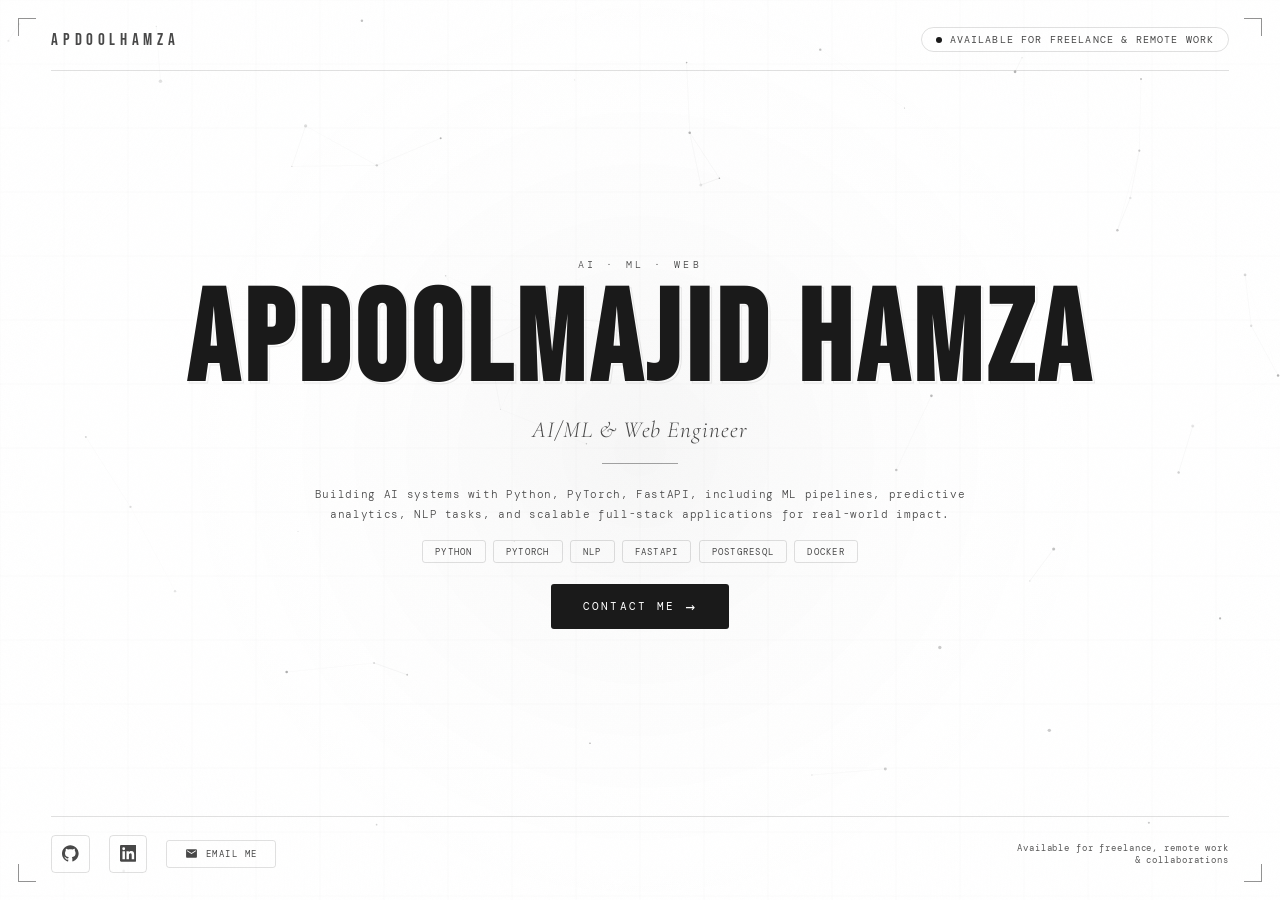
<file: index.html>
<!DOCTYPE html>
<html lang="en">
<head>
  <meta charset="UTF-8" />
  <meta name="viewport" content="width=device-width, initial-scale=1.0" />
  <meta name="description" content="AI/ML & Web Engineer — building AI systems, ML pipelines, and scalable intelligent applications." />
  <meta name="keywords" content="AI Engineer, ML Engineer, Web Engineer, NLP, FastAPI, Docker, Machine Learning" />
  <title>Apdoolhamza - AI/ML & Web Engineer</title>

  <link rel="preconnect" href="https://fonts.googleapis.com" />
  <link rel="preconnect" href="https://fonts.gstatic.com" crossorigin />
  <link href="https://fonts.googleapis.com/css2?family=Bebas+Neue&family=DM+Mono:ital,wght@0,300;0,400;0,500;1,300&family=Cormorant+Garamond:ital,wght@0,300;0,600;1,300&display=swap" rel="stylesheet" />

  <style>
    *, *::before, *::after {
      margin: 0;
      padding: 0;
      box-sizing: border-box;
    }

    :root {
      --bg: #ffffff;
      --text: #111111;
      --dim-text: #484848;
      --faint-text: #636161;
      --border: rgba(0,0,0,0.12);
      --border-hover: rgba(0,0,0,0.35);
      --accent: #1a1a1a;
    }

    html, body {
      width: 100%;
      height: 100%;
      background: var(--bg);
      color: var(--text);
      font-family: 'DM Mono', monospace;
      -webkit-font-smoothing: antialiased;
    }

    /* ── CANVAS BACKGROUND ── */
    #bg-canvas {
      position: fixed;
      inset: 0;
      z-index: 0;
      pointer-events: none;
    }

    /* ── NOISE OVERLAY ── */
    .noise {
      position: fixed;
      inset: 0;
      z-index: 1;
      pointer-events: none;
      opacity: 0.018;
      background-image: url("data:image/svg+xml,%3Csvg viewBox='0 0 256 256' xmlns='http://www.w3.org/2000/svg'%3E%3Cfilter id='n'%3E%3CfeTurbulence type='fractalNoise' baseFrequency='0.9' numOctaves='4' stitchTiles='stitch'/%3E%3C/filter%3E%3Crect width='100%25' height='100%25' filter='url(%23n)'/%3E%3C/svg%3E");
      background-repeat: repeat;
      background-size: 180px 180px;
    }

    /* ── VIGNETTE ── */
    .vignette {
      position: fixed;
      inset: 0;
      z-index: 2;
      pointer-events: none;
      background: radial-gradient(ellipse 80% 80% at 50% 50%, transparent 60%, rgba(255,255,255,0.65) 100%);
    }

    /* ── MAIN LAYOUT ── */
    .stage {
      position: relative;
      z-index: 10;
      width: 100%;
      height: 100%;
      display: grid;
      grid-template-rows: auto 1fr auto;
      grid-template-columns: 1fr;
      padding: clamp(1.2rem, 3vh, 2.2rem) clamp(1.5rem, 4vw, 3.5rem);
    }

    /* ── HEADER BAR ── */
    header {
      display: flex;
      justify-content: space-between;
      align-items: center;
      padding-bottom: clamp(0.8rem, 2vh, 1.4rem);
      border-bottom: 1px solid var(--border);
      animation: fadeDown 1s ease both;
    }

    .logo-mark {
      font-family: 'Bebas Neue', sans-serif;
      font-size: clamp(0.9rem, 1.3vw, 1.15rem);
      letter-spacing: 0.28em;
      color: var(--dim-text);
      text-transform: uppercase;
    }

    .status-pill {
      display: flex;
      align-items: center;
      gap: 0.5rem;
      font-size: clamp(0.58rem, 0.75vw, 0.72rem);
      letter-spacing: 0.12em;
      color: var(--dim-text);
      border: 1px solid var(--border);
      padding: 0.32rem 0.85rem;
      border-radius: 999px;
      text-transform: uppercase;
    }

    .pulse-dot {
      width: 6px;
      height: 6px;
      border-radius: 50%;
      background: var(--accent);
      animation: pulse 2.2s ease-in-out infinite;
    }

    /* ── HERO CENTER ── */
    .hero {
      display: flex;
      flex-direction: column;
      justify-content: center;
      align-items: center;
      text-align: center;
      gap: clamp(0.6rem, 1.8vh, 1.2rem);
      padding: clamp(0.5rem, 2vh, 1.5rem) 0;
      animation: fadeUp 1.1s ease 0.15s both;
    }

    .eyebrow {
      font-size: clamp(0.6rem, 0.8vw, 0.78rem);
      letter-spacing: 0.35em;
      color: var(--dim-text);
      text-transform: uppercase;
      font-weight: 300;
    }

    .hero-name {
      font-family: 'Bebas Neue', sans-serif;
      font-size: clamp(3.8rem, 10vw, 10rem);
      line-height: 0.88;
      letter-spacing: 0.04em;
      color: var(--accent);
      position: relative;
      text-transform: uppercase;
    }

    .hero-name::after {
      content: attr(data-text);
      position: absolute;
      inset: 0;
      color: transparent;
      -webkit-text-stroke: 1px rgba(0,0,0,0.08);
      pointer-events: none;
      transform: translate(2px, 2px);
      z-index: -1;
    }

    .hero-title {
      font-family: 'Cormorant Garamond', serif;
      font-size: clamp(0.95rem, 1.8vw, 1.7rem);
      font-weight: 300;
      font-style: italic;
      letter-spacing: 0.04em;
      color: var(--dim-text);
    }

    .divider-line {
      width: clamp(40px, 6vw, 80px);
      height: 1px;
      background: var(--border-hover);
      margin: 0.2rem auto;
    }

    .tagline {
      font-size: clamp(0.62rem, 0.85vw, 0.82rem);
      letter-spacing: 0.06em;
      color: var(--dim-text);
      font-weight: 300;
      line-height: 1.85;
      max-width: min(680px, 88vw);
    }

    /* ── TECH TAGS ── */
    .tags {
      display: flex;
      flex-wrap: wrap;
      justify-content: center;
      gap: 0.45rem;
      max-width: min(640px, 90vw);
    }

    .tag {
      font-size: clamp(0.56rem, 0.68vw, 0.66rem);
      letter-spacing: 0.14em;
      text-transform: uppercase;
      border: 1px solid var(--border);
      padding: 0.28rem 0.75rem;
      border-radius: 3px;
      color: var(--dim-text);
      transition: border-color 0.3s, color 0.3s, background 0.3s;
      cursor: default;
    }

    .tag:hover {
      border-color: var(--border-hover);
      color: var(--accent);
      background: rgba(0,0,0,0.04);
    }

    /* ── CTA BUTTON ── */
    .cta-btn {
      margin-top: 0.3rem;
      display: inline-flex;
      align-items: center;
      gap: 0.65rem;
      font-family: 'DM Mono', monospace;
      font-size: clamp(0.68rem, 0.88vw, 0.84rem);
      letter-spacing: 0.2em;
      text-transform: uppercase;
      text-decoration: none;
      color: var(--bg);
      background: var(--accent);
      padding: 0.75rem 2rem;
      border-radius: 3px;
      transition: background 0.3s, color 0.3s, box-shadow 0.3s, transform 0.25s;
      position: relative;
      overflow: hidden;
    }

    .cta-btn::before {
      content: '';
      position: absolute;
      inset: 0;
      background: rgba(255,255,255,0.15);
      transform: translateX(-100%);
      transition: transform 0.35s ease;
    }

    .cta-btn:hover::before { transform: translateX(0); }

    .cta-btn:hover {
      box-shadow: 0 0 28px rgba(0,0,0,0.18), 0 0 60px rgba(0,0,0,0.08);
      transform: translateY(-2px);
    }

    .cta-arrow {
      font-size: 1rem;
      transition: transform 0.3s;
    }

    .cta-btn:hover .cta-arrow { transform: translateX(4px); }

    /* ── FOOTER BAR ── */
    footer {
      display: flex;
      justify-content: space-between;
      align-items: center;
      padding-top: clamp(0.8rem, 2vh, 1.4rem);
      border-top: 1px solid var(--border);
      animation: fadeUp 1s ease 0.3s both;
    }

    .social-links {
      display: flex;
      align-items: center;
      gap: clamp(0.6rem, 1.5vw, 1.2rem);
    }

    .social-link {
      display: flex;
      align-items: center;
      justify-content: center;
      width: clamp(32px, 3vw, 40px);
      height: clamp(32px, 3vw, 40px);
      border: 1px solid var(--border);
      border-radius: 4px;
      color: var(--dim-text);
      text-decoration: none;
      transition: border-color 0.3s, color 0.3s, background 0.3s, transform 0.25s, box-shadow 0.3s;
      position: relative;
    }

    .social-link svg {
      width: clamp(14px, 1.3vw, 17px);
      height: clamp(14px, 1.3vw, 17px);
      fill: currentColor;
      transition: transform 0.3s;
    }

    .social-link:hover {
      border-color: var(--accent);
      color: var(--accent);
      background: rgba(0,0,0,0.05);
      transform: translateY(-3px);
      box-shadow: 0 0 16px rgba(0,0,0,0.12);
    }

    .email-btn {
      display: inline-flex;
      align-items: center;
      gap: 0.5rem;
      font-size: clamp(0.58rem, 0.72vw, 0.7rem);
      letter-spacing: 0.16em;
      text-transform: uppercase;
      text-decoration: none;
      color: var(--dim-text);
      border: 1px solid var(--border);
      padding: 0.42rem 1.1rem;
      border-radius: 3px;
      transition: border-color 0.3s, color 0.3s, background 0.3s, box-shadow 0.3s, transform 0.25s;
    }

    .email-btn:hover {
      border-color: var(--accent);
      color: var(--accent);
      background: rgba(0,0,0,0.04);
      box-shadow: 0 0 16px rgba(0,0,0,0.1);
      transform: translateY(-2px);
    }

    .footer-right {
      font-size: clamp(0.55rem, 0.68vw, 0.65rem);
      letter-spacing: 0.1em;
      color: rgba(0,0,0,0.65);
      text-align: right;
    }

    /* ── CORNER ACCENTS ── */
    .corner {
      position: fixed;
      width: 18px;
      height: 18px;
      z-index: 20;
      pointer-events: none;
      opacity: 0.45;
    }
    .corner-tl { top: 18px; left: 18px; border-top: 1px solid #111; border-left: 1px solid #111; }
    .corner-tr { top: 18px; right: 18px; border-top: 1px solid #111; border-right: 1px solid #111; }
    .corner-bl { bottom: 18px; left: 18px; border-bottom: 1px solid #111; border-left: 1px solid #111; }
    .corner-br { bottom: 18px; right: 18px; border-bottom: 1px solid #111; border-right: 1px solid #111; }

    /* ── ANIMATIONS ── */
    @keyframes fadeDown {
      from { opacity: 0; transform: translateY(-14px); }
      to   { opacity: 1; transform: translateY(0); }
    }

    @keyframes fadeUp {
      from { opacity: 0; transform: translateY(14px); }
      to   { opacity: 1; transform: translateY(0); }
    }

    @keyframes pulse {
      0%, 100% { opacity: 1; transform: scale(1); }
      50%       { opacity: 0.4; transform: scale(0.65); }
    }

    /* ── RESPONSIVE ── */
    @media (max-width: 600px) {
      html, body { overflow: hidden; }

      .hero-name { font-size: clamp(3rem, 15vw, 5.5rem); }

      .tags { gap: 0.35rem; }

      footer {
        flex-direction: column;
        gap: 0.8rem;
        align-items: center;
      }

      .footer-right { text-align: center; }

      .corner { display: none; }
    }

    @media (max-height: 650px) {
      .tagline { display: none; }
      .tags { display: none; }
    }
  </style>
</head>
<body>

  <!-- Background -->
  <canvas id="bg-canvas" aria-hidden="true"></canvas>
  <div class="noise" aria-hidden="true"></div>
  <div class="vignette" aria-hidden="true"></div>

  <!-- Corner accents -->
  <div class="corner corner-tl" aria-hidden="true"></div>
  <div class="corner corner-tr" aria-hidden="true"></div>
  <div class="corner corner-bl" aria-hidden="true"></div>
  <div class="corner corner-br" aria-hidden="true"></div>

  <!-- Stage -->
  <div class="stage">

    <!-- Header -->
    <header>
      <span class="logo-mark">Apdoolhamza</span>&nbsp;&nbsp;
      <div class="status-pill">
        <span class="pulse-dot" aria-hidden="true"></span>
        Available for Freelance &amp; Remote Work
      </div>
    </header>

    <!-- Hero -->
    <main class="hero" role="main">
      <p class="eyebrow">AI &middot; ML &middot; Web</p>

      <h1 class="hero-name" data-text="APDOOLMAJID HAMZA">APDOOLMAJID HAMZA</h1>

      <p class="hero-title">AI/ML &amp; Web Engineer</p>

      <div class="divider-line" aria-hidden="true"></div>

      <p class="tagline">Building AI systems with Python, PyTorch, FastAPI, including ML pipelines, predictive analytics, NLP tasks, and scalable full-stack applications for real-world impact.</p>

      <div class="tags" aria-label="Technical skills">
        <span class="tag">Python</span>
        <span class="tag">PyTorch</span>
        <span class="tag">NLP</span>
        <span class="tag">FastAPI</span>
        <span class="tag">PostgreSQL</span>   <span class="tag">Docker</span>
      </div>

      <a href="mailto: apdoolhamza@gmail.com" class="cta-btn" aria-label="Connect with Apdoolmajid Hamza">
        Contact Me
        <span class="cta-arrow" aria-hidden="true">→</span>
      </a>
    </main>

    <!-- Footer -->
    <footer>
      <nav class="social-links" aria-label="Social media links">

        <!-- GitHub -->
        <a href="https://github.com/apdoolhamza/" target="_blank" rel="noopener noreferrer" class="social-link" aria-label="GitHub">
          <svg viewBox="0 0 24 24" xmlns="http://www.w3.org/2000/svg" aria-hidden="true">
            <path d="M12 .297c-6.63 0-12 5.373-12 12 0 5.303 3.438 9.8 8.205 11.385.6.113.82-.258.82-.577 0-.285-.01-1.04-.015-2.04-3.338.724-4.042-1.61-4.042-1.61C4.422 18.07 3.633 17.7 3.633 17.7c-1.087-.744.084-.729.084-.729 1.205.084 1.838 1.236 1.838 1.236 1.07 1.835 2.809 1.305 3.495.998.108-.776.417-1.305.76-1.605-2.665-.3-5.466-1.332-5.466-5.93 0-1.31.465-2.38 1.235-3.22-.135-.303-.54-1.523.105-3.176 0 0 1.005-.322 3.3 1.23.96-.267 1.98-.399 3-.405 1.02.006 2.04.138 3 .405 2.28-1.552 3.285-1.23 3.285-1.23.645 1.653.24 2.873.12 3.176.765.84 1.23 1.91 1.23 3.22 0 4.61-2.805 5.625-5.475 5.92.42.36.81 1.096.81 2.22 0 1.606-.015 2.896-.015 3.286 0 .315.21.69.825.57C20.565 22.092 24 17.592 24 12.297c0-6.627-5.373-12-12-12"/>
          </svg>
        </a>

        <!-- LinkedIn -->
        <a href="https://www.linkedin.com/in/apdoolhamza/" target="_blank" rel="noopener noreferrer" class="social-link" aria-label="LinkedIn">
          <svg viewBox="0 0 24 24" xmlns="http://www.w3.org/2000/svg" aria-hidden="true">
            <path d="M20.447 20.452h-3.554v-5.569c0-1.328-.027-3.037-1.852-3.037-1.853 0-2.136 1.445-2.136 2.939v5.667H9.351V9h3.414v1.561h.046c.477-.9 1.637-1.85 3.37-1.85 3.601 0 4.267 2.37 4.267 5.455v6.286zM5.337 7.433a2.062 2.062 0 0 1-2.063-2.065 2.064 2.064 0 1 1 2.063 2.065zm1.782 13.019H3.555V9h3.564v11.452zM22.225 0H1.771C.792 0 0 .774 0 1.729v20.542C0 23.227.792 24 1.771 24h20.451C23.2 24 24 23.227 24 22.271V1.729C24 .774 23.2 0 22.222 0h.003z"/>
          </svg>
        </a>

        <!-- Email button -->
        <a href="mailto: apdoolhamza@gmail.com" class="email-btn" aria-label="Send email">
          <svg width="13" height="13" viewBox="0 0 24 24" fill="currentColor" aria-hidden="true">
            <path d="M20 4H4c-1.1 0-2 .9-2 2v12c0 1.1.9 2 2 2h16c1.1 0 2-.9 2-2V6c0-1.1-.9-2-2-2zm0 4l-8 5-8-5V6l8 5 8-5v2z"/>
          </svg>
          Email Me
        </a>
      </nav>

      <p class="footer-right">
        Available for freelance,&nbsp;remote work<br/>
        &amp;&nbsp;collaborations
      </p>
    </footer>

  </div><!-- /stage -->

  <script>
    // ── CANVAS: Animated grid + floating particles ──────────────────────────
    (function () {
      const canvas = document.getElementById('bg-canvas');
      const ctx = canvas.getContext('2d');
      let W, H, dpr;
      let particles = [];
      let frame = 0;

      function resize() {
        dpr = window.devicePixelRatio || 1;
        W = window.innerWidth;
        H = window.innerHeight;
        canvas.width  = W * dpr;
        canvas.height = H * dpr;
        canvas.style.width  = W + 'px';
        canvas.style.height = H + 'px';
        ctx.scale(dpr, dpr);
        initParticles();
      }

      function initParticles() {
        const count = Math.min(55, Math.floor((W * H) / 18000));
        particles = [];
        for (let i = 0; i < count; i++) {
          particles.push({
            x: Math.random() * W,
            y: Math.random() * H,
            vx: (Math.random() - 0.5) * 0.22,
            vy: (Math.random() - 0.5) * 0.22,
            r: Math.random() * 1.4 + 0.4,
            alpha: Math.random() * 0.28 + 0.06,
          });
        }
      }

      function drawGrid() {
        const step = Math.round(Math.min(W, H) / 14);
        ctx.beginPath();
        ctx.strokeStyle = 'rgba(0,0,0,0.045)';
        ctx.lineWidth = 0.5;
        for (let x = 0; x < W; x += step) {
          ctx.moveTo(x, 0);
          ctx.lineTo(x, H);
        }
        for (let y = 0; y < H; y += step) {
          ctx.moveTo(0, y);
          ctx.lineTo(W, y);
        }
        ctx.stroke();
      }

      function drawConnections() {
        const maxDist = 130;
        for (let i = 0; i < particles.length; i++) {
          for (let j = i + 1; j < particles.length; j++) {
            const dx = particles[i].x - particles[j].x;
            const dy = particles[i].y - particles[j].y;
            const dist = Math.sqrt(dx * dx + dy * dy);
            if (dist < maxDist) {
              const opacity = (1 - dist / maxDist) * 0.085;
              ctx.beginPath();
              ctx.strokeStyle = `rgba(0,0,0,${opacity})`;
              ctx.lineWidth = 0.5;
              ctx.moveTo(particles[i].x, particles[i].y);
              ctx.lineTo(particles[j].x, particles[j].y);
              ctx.stroke();
            }
          }
        }
      }

      function draw() {
        ctx.clearRect(0, 0, W, H);

        // Subtle radial center glow
        const grad = ctx.createRadialGradient(W/2, H/2, 0, W/2, H/2, Math.min(W,H) * 0.52);
        grad.addColorStop(0, 'rgba(0,0,0,0.035)');
        grad.addColorStop(1, 'rgba(255,255,255,0)');
        ctx.fillStyle = grad;
        ctx.fillRect(0, 0, W, H);

        drawGrid();
        drawConnections();

        // Particles
        for (const p of particles) {
          ctx.beginPath();
          ctx.arc(p.x, p.y, p.r, 0, Math.PI * 2);
          ctx.fillStyle = `rgba(0,0,0,${p.alpha})`;
          ctx.fill();

          p.x += p.vx;
          p.y += p.vy;
          if (p.x < -10) p.x = W + 10;
          if (p.x > W + 10) p.x = -10;
          if (p.y < -10) p.y = H + 10;
          if (p.y > H + 10) p.y = -10;
        }

        frame++;
        requestAnimationFrame(draw);
      }

      resize();
      draw();
      window.addEventListener('resize', resize);
    })();

    // ── CURSOR glow trailing effect ────────────────────────────────────────
    (function () {
      const glowEl = document.createElement('div');
      Object.assign(glowEl.style, {
        position: 'fixed',
        width: '320px',
        height: '320px',
        borderRadius: '50%',
        background: 'radial-gradient(circle, rgba(0,0,0,0.055) 0%, transparent 70%)',
        pointerEvents: 'none',
        zIndex: '5',
        transform: 'translate(-50%, -50%)',
        transition: 'left 0.45s ease, top 0.45s ease',
        left: '-400px',
        top: '-400px',
      });
      document.body.appendChild(glowEl);

      window.addEventListener('mousemove', (e) => {
        glowEl.style.left = e.clientX + 'px';
        glowEl.style.top  = e.clientY + 'px';
      });
    })();
  </script>
</body>
</html>
</file>
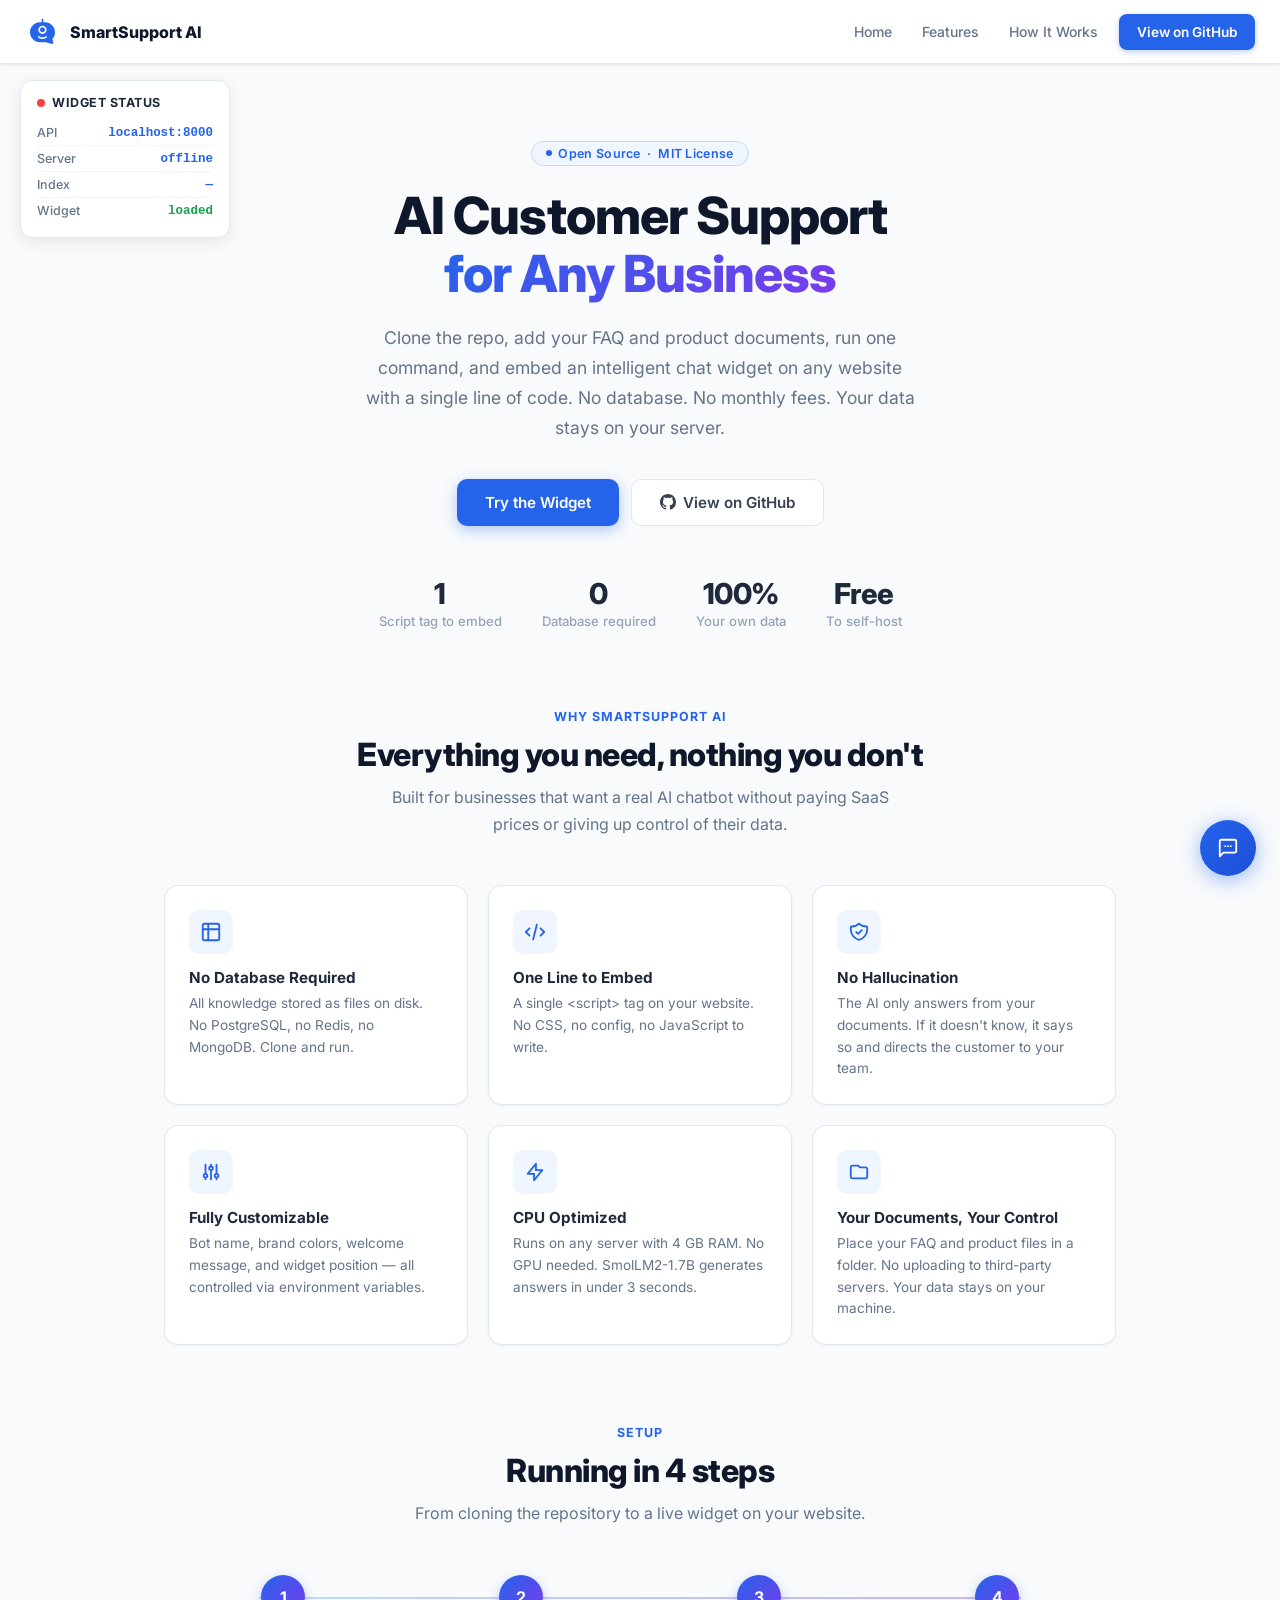
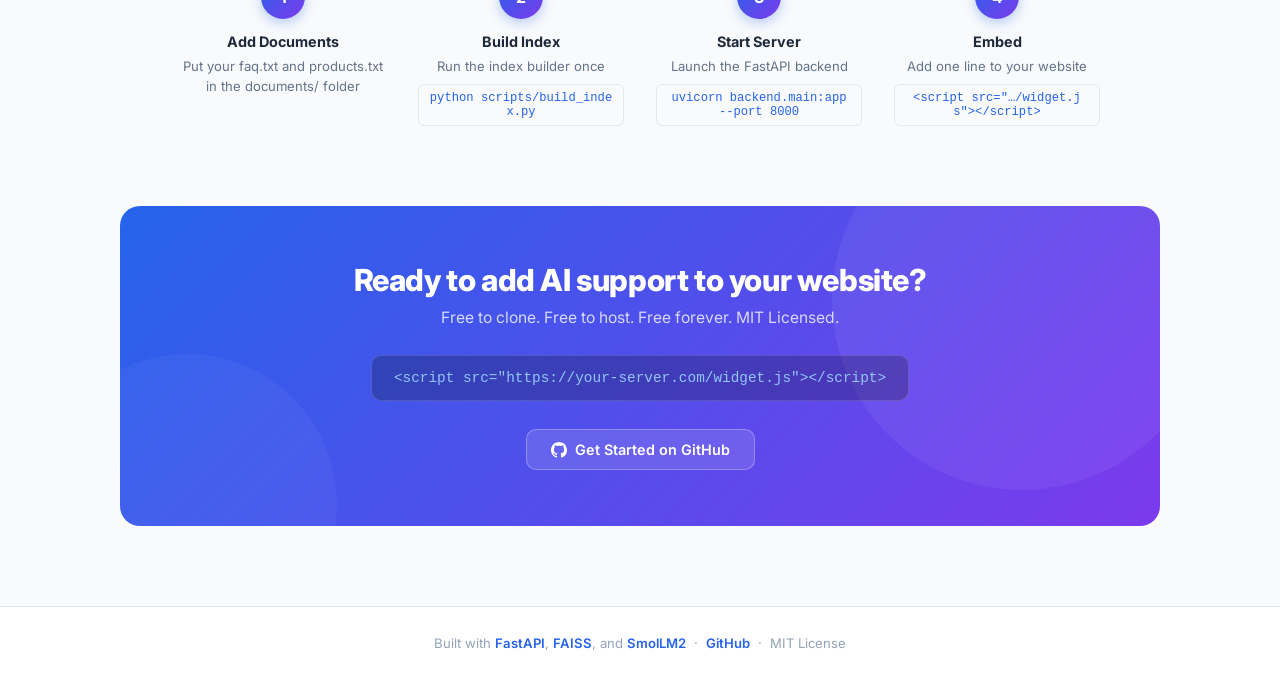
<file: smartsupport-ai/index.html>
<!DOCTYPE html>
<html lang="en">
<head>
  <meta charset="UTF-8" />
  <meta name="viewport" content="width=device-width, initial-scale=1.0" />
  <title>SmartSupport AI - Live Demo</title>
  <link rel="preconnect" href="https://fonts.googleapis.com" />
  <link href="https://fonts.googleapis.com/css2?family=Inter:ital,wght@0,400;0,500;0,600;0,700;0,800;1,400&display=swap" rel="stylesheet" />
  <style>

    /* BASE */
    *, *::before, *::after { box-sizing: border-box; margin: 0; padding: 0; }

    :root {
      --blue:       #2563eb;
      --blue-dark:  #1d4ed8;
      --blue-light: #eff6ff;
      --blue-muted: #bfdbfe;
      --purple:     #7c3aed;
      --slate-50:   #f8fafc;
      --slate-100:  #f1f5f9;
      --slate-200:  #e2e8f0;
      --slate-400:  #94a3b8;
      --slate-500:  #64748b;
      --slate-700:  #374151;
      --slate-800:  #1e293b;
      --slate-900:  #0f172a;
      --green:      #22c55e;
      --red:        #ef4444;
      --amber:      #f59e0b;
      --shadow-sm:  0 1px 3px rgba(0,0,0,0.06), 0 1px 2px rgba(0,0,0,0.04);
      --shadow-md:  0 4px 16px rgba(0,0,0,0.08);
      --shadow-lg:  0 8px 32px rgba(0,0,0,0.1);
      --radius:     14px;
      --nav-h:      64px;
    }

    html { scroll-behavior: smooth; }

    body {
      font-family: 'Inter', -apple-system, 'Segoe UI', sans-serif;
      background: var(--slate-50);
      color: var(--slate-800);
      min-height: 100vh;
      -webkit-font-smoothing: antialiased;
    }

     /* NAVIGATION */
    nav {
      background: rgba(255,255,255,0.92);
      backdrop-filter: blur(12px);
      -webkit-backdrop-filter: blur(12px);
      border-bottom: 1px solid var(--slate-200);
      height: var(--nav-h);
      padding: 0 25px;
      display: flex;
      align-items: center;
      justify-content: space-between;
      position: sticky;
      top: 0;
      z-index: 900;
      box-shadow: var(--shadow-sm);
    }

    .nav-logo {
      display: flex;
      align-items: center;
      gap: 10px;
      font-size: 1rem;
      font-weight: 800;
      color: var(--slate-900);
      text-decoration: none;
      flex-shrink: 0;
    }
    .nav-logo-mark {
      width: 35px;
      height: 35px;
      border-radius: 8px;
      display: flex;
      align-items: center;
      justify-content: center;
      flex-shrink: 0;
    }
    .nav-logo-mark svg {
      width: 25px;
      height: 25px;
      fill: white;
    }

    /* Desktop links */
    .nav-desktop {
      display: flex;
      align-items: center;
      gap: 4px;
    }
    .nav-link {
      color: var(--slate-500);
      text-decoration: none;
      font-size: 0.875rem;
      font-weight: 500;
      padding: 6px 13px;
      border-radius: 8px;
      transition: background 0.15s, color 0.15s;
      white-space: nowrap;
    }
    .nav-link:hover { background: var(--slate-100); color: var(--slate-800); }
    .nav-cta {
      background: var(--blue);
      color: white !important;
      padding: 10px 18px;
      border-radius: 8px;
      font-weight: 600;
      font-size: 0.85rem;
      box-shadow: 0 2px 6px rgba(37,99,235,0.3);
      transition: background 0.15s, box-shadow 0.15s, transform 0.1s;
      margin-left: 4px;
    }
    .nav-cta:hover {
      background: var(--blue-dark) !important;
      box-shadow: 0 4px 12px rgba(37,99,235,0.4);
      transform: translateY(-1px);
    }

    /* Hamburger button */
    .nav-hamburger {
      display: none;
      flex-direction: column;
      justify-content: center;
      align-items: center;
      gap: 5px;
      width: 40px;
      height: 40px;
      border: none;
      background: transparent;
      cursor: pointer;
      border-radius: 8px;
      padding: 8px;
      transition: background 0.15s;
      flex-shrink: 0;
      background: var(--slate-100);
    }
    .nav-hamburger:hover { background: var(--slate-100); }

    /* Mobile drawer */
    .nav-mobile {
      display: none;
      position: fixed;
      top: var(--nav-h);
      left: 0;
      right: 0;
      background: white;
      border-bottom: 1px solid var(--slate-200);
      box-shadow: var(--shadow-md);
      z-index: 890;
      padding: 16px 24px 20px;
      transform: translateY(-8px);
      opacity: 0;
      transition: transform 0.2s, opacity 0.2s;
      pointer-events: none;
    }
    .nav-mobile.open {
      transform: translateY(0);
      opacity: 1;
      pointer-events: all;
    }
    .nav-mobile-link {
      color: var(--slate-700);
      text-decoration: none;
      font-size: 0.95rem;
      font-weight: 500;
      padding: 10px 12px;
      border-radius: 8px;
      transition: background 0.15s;
    }
    .nav-mobile-link:hover { background: var(--slate-100); }

    /* Mobile status inside drawer */
    .nav-mobile-status {
      padding-top: 14px;
    }
    .nav-mobile-status-title {
      font-size: 0.7rem;
      font-weight: 700;
      text-transform: uppercase;
      letter-spacing: 0.8px;
      color: var(--slate-400);
      margin-bottom: 16px;
    }
    .status-row {
      display: flex;
      align-items: center;
      justify-content: space-between;
      padding: 8px 12px;
      background: var(--slate-50);
      border: 1px solid var(--slate-200);
      border-radius: 8px;
      margin-bottom: 6px;
    }
    .status-label {
      font-size: 0.82rem;
      color: var(--slate-500);
      font-weight: 500;
      display: flex;
      align-items: center;
      gap: 8px;
    }
    .status-val {
      font-size: 0.82rem;
      font-weight: 700;
      color: var(--blue);
      font-family: 'JetBrains Mono', Consolas, monospace;
    }
    .status-val.ok    { color: #16a34a; }
    .status-val.warn  { color: var(--amber); }
    .status-val.error { color: var(--red); }
    .status-dot {
      width: 8px;
      height: 8px;
      border-radius: 50%;
      flex-shrink: 0;
    }
    .dot-green  { background: var(--green);  animation: blink 2s infinite; }
    .dot-amber  { background: var(--amber); }
    .dot-red    { background: var(--red); }
    .dot-grey   { background: var(--slate-400); }
    @keyframes blink {
      0%, 100% { opacity: 1; }
      50%       { opacity: 0.3; }
    }

    /* Mobile CTA inside drawer */
    .nav-mobile-cta {
      display: block;
      text-align: center;
      background: var(--blue);
      color: white;
      text-decoration: none;
      font-weight: 600;
      font-size: 0.9rem;
      padding: 11px;
      border-radius: 10px;
      margin-top: 14px;
      box-shadow: 0 2px 8px rgba(37,99,235,0.3);
    }

    /* DESKTOP STATUS PANEL */
    .status-panel {
      position: fixed;
      top: calc(var(--nav-h) + 16px);
      left: 20px;
      background: white;
      border: 1px solid var(--slate-200);
      border-radius: 12px;
      padding: 14px 16px;
      box-shadow: var(--shadow-md);
      z-index: 800;
      min-width: 210px;
    }
    .status-panel-title {
      display: flex;
      align-items: center;
      gap: 7px;
      font-size: 0.78rem;
      font-weight: 700;
      color: var(--slate-800);
      text-transform: uppercase;
      letter-spacing: 0.5px;
      margin-bottom: 10px;
    }
    .status-panel-row {
      display: flex;
      align-items: center;
      justify-content: space-between;
      padding: 5px 0;
      border-bottom: 1px solid var(--slate-100);
    }
    .status-panel-row:last-child { border-bottom: none; }
    .status-panel-key {
      font-size: 0.78rem;
      color: var(--slate-500);
      font-weight: 500;
    }
    .status-panel-val {
      font-size: 0.78rem;
      font-weight: 700;
      font-family: 'JetBrains Mono', Consolas, monospace;
      color: var(--blue);
    }

    /* HERO */
    .hero {
      max-width: 760px;
      margin: 76px auto 50px;
      text-align: center;
      padding: 0 24px;
    }
    .hero-badge {
      display: inline-flex;
      align-items: center;
      gap: 6px;
      background: #eff6ff;
      border: 1px solid #bfdbfe;
      color: #2563eb;
      font-size: 0.78rem;
      font-weight: 600;
      padding: 4px 14px;
      border-radius: 20px;
      margin-bottom: 20px;
      letter-spacing: 0.3px;
    }
    @keyframes pulse {
      0%, 100% { opacity: 1; transform: scale(1); }
      50%       { opacity: 0.4; transform: scale(0.75); }
    }
    .hero h1 {
       font-size: 3.2rem;
      font-weight: 800;
      color: var(--slate-900);
      line-height: 1.15;
      letter-spacing: -1px;
      margin-bottom: 20px;
    }
    .hero h1 .grad {
      background: linear-gradient(135deg, var(--blue) 0%, var(--purple) 100%);
      -webkit-background-clip: text;
      -webkit-text-fill-color: transparent;
      background-clip: text;
    }
    .hero p {
      font-size: 1.1rem;
      color: #64748b;
      line-height: 1.7;
      margin-bottom: 36px;
      max-width: 560px;
      margin-left: auto;
      margin-right: auto;
    }
    .hero-actions {
      display: flex;
      gap: 12px;
      justify-content: center;
      flex-wrap: wrap;
    }
    .btn-primary {
      background: var(--blue);
      color: white;
      border: none;
      font-family: inherit;
      font-size: 0.95rem;
      font-weight: 600;
      padding: 13px 28px;
      border-radius: 10px;
      cursor: pointer;
      transition: background 0.15s, transform 0.1s, box-shadow 0.15s;
      box-shadow: 0 4px 14px rgba(37,99,235,0.35);
    }
    .btn-primary:hover {
      background: var(--blue-dark);
      transform: translateY(-1px);
      box-shadow: 0 6px 22px rgba(37,99,235,0.44);
    }
    .btn-outline {
       background: white;
      color: #374151;
      border: 1.5px solid #e2e8f0;
      font-size: 0.95rem;
      font-weight: 600;
      padding: 13px 28px;
      border-radius: 10px;
      cursor: pointer;
      transition: border-color 0.15s, color 0.15s, background 0.15s;
      text-decoration: none;
      display: inline-flex;
      align-items: center;
      gap: 7px;
    }
    .btn-outline:hover {
      border-color: var(--blue);
      color: var(--blue);
      background: var(--blue-light);
    }

     /* STATS BAR */
     .stats-bar {
      display: flex;
      justify-content: center;
      gap: 40px;
      margin: 0 auto 80px;
      padding: 0 24px;
      flex-wrap: wrap;
    }
    .stat-item {
      text-align: center;
    }
    .stat-number {
      font-size: 1.8rem;
      font-weight: 800;
      color: #1e293b;
      letter-spacing: -0.5px;
    }
    .stat-label {
      font-size: 0.82rem;
      color: #94a3b8;
      font-weight: 500;
      margin-top: 2px;
    }

     /* SECTIONS */
    .section {
      max-width: 1040px;
      margin: 0 auto 88px;
      padding: 0 20px;
    }
    .section-eyebrow {
      text-align: center;
      font-size: 0.75rem;
      font-weight: 700;
      letter-spacing: 1.2px;
      color: var(--blue);
      text-transform: uppercase;
      margin-bottom: 10px;
    }
    .section-title {
      text-align: center;
      font-size: clamp(1.6rem, 4vw, 2.1rem);
      font-weight: 800;
      color: var(--slate-900);
      letter-spacing: -0.5px;
      margin-bottom: 12px;
      line-height: 1.2;
    }
    .section-sub {
      text-align: center;
      font-size: 1rem;
      color: var(--slate-500);
      margin-bottom: 48px;
      max-width: 520px;
      margin-left: auto;
      margin-right: auto;
      line-height: 1.68;
    }

    /* ── Features ── */
    .section {
      max-width: 1000px;
      margin: 0 auto 80px;
      padding: 0 24px;
    }
    .section-label {
      text-align: center;
      font-size: 0.78rem;
      font-weight: 700;
      letter-spacing: 1px;
      color: #2563eb;
      text-transform: uppercase;
      margin-bottom: 12px;
    }
    .section-title {
      text-align: center;
      font-size: 2rem;
      font-weight: 800;
      color: #0f172a;
      letter-spacing: -0.5px;
      margin-bottom: 10px;
    }
    .section-sub {
      text-align: center;
      font-size: 1rem;
      color: #64748b;
      margin-bottom: 48px;
      max-width: 520px;
      margin-left: auto;
      margin-right: auto;
      line-height: 1.65;
    }
    .features-grid {
      display: grid;
      grid-template-columns: repeat(auto-fit, minmax(280px, 1fr));
      gap: 20px;
    }
    .feature-card {
      background: white;
      border: 1px solid #e2e8f0;
      border-radius: 14px;
      padding: 24px;
      transition: box-shadow 0.2s, transform 0.2s, border-color 0.2s;
      box-shadow: 0 1px 3px rgba(0,0,0,0.05);
    }
    .feature-card:hover {
      box-shadow: 0 8px 24px rgba(37,99,235,0.1);
      transform: translateY(-2px);
      border-color: #bfdbfe;
    }
    .feature-icon {
      width: 44px;
      height: 44px;
      border-radius: 10px;
      background: #eff6ff;
      display: flex;
      align-items: center;
      justify-content: center;
      margin-bottom: 14px;
    }
    .feature-icon svg {
      width: 22px;
      height: 22px;
      stroke: #2563eb;
      fill: none;
      stroke-width: 2;
      stroke-linecap: round;
      stroke-linejoin: round;
    }
    .feature-title {
      font-size: 0.95rem;
      font-weight: 700;
      color: #1e293b;
      margin-bottom: 6px;
    }
    .feature-desc {
      font-size: 0.85rem;
      color: #64748b;
      line-height: 1.6;
    }

    /* ── How it works ── */
    .steps-grid {
      display: grid;
      grid-template-columns: repeat(auto-fit, minmax(220px, 1fr));
      gap: 0;
      position: relative;
    }
    .steps-grid::before {
      content: '';
      position: absolute;
      top: 22px;
      left: 10%;
      right: 10%;
      height: 2px;
      background: linear-gradient(90deg, #bfdbfe, #c4b5fd);
      z-index: 0;
    }
    .step-item {
      text-align: center;
      padding: 0 16px;
      position: relative;
      z-index: 1;
    }
    .step-num {
      width: 44px;
      height: 44px;
      border-radius: 50%;
      background: linear-gradient(135deg, #2563eb, #7c3aed);
      color: white;
      font-size: 1rem;
      font-weight: 700;
      display: flex;
      align-items: center;
      justify-content: center;
      margin: 0 auto 14px;
      box-shadow: 0 4px 12px rgba(37,99,235,0.3);
    }
    .step-title {
      font-size: 0.9rem;
      font-weight: 700;
      color: #1e293b;
      margin-bottom: 6px;
    }
    .step-desc {
      font-size: 0.82rem;
      color: #64748b;
      line-height: 1.55;
    }
    .step-code {
      background: #f8fafc;
      border: 1px solid #e2e8f0;
      border-radius: 6px;
      padding: 6px 10px;
      font-family: 'JetBrains Mono', 'Fira Code', Consolas, monospace;
      font-size: 0.76rem;
      color: #2563eb;
      margin-top: 8px;
      display: inline-block;
      word-break: break-all;
    }

     /* ── CTA banner ── */
    .cta-wrap { padding: 0 20px; margin-bottom: 80px; }
    .cta-banner {
      background: linear-gradient(135deg, var(--blue) 0%, var(--purple) 100%);
      border-radius: 20px;
      padding: 56px 40px;
      text-align: center;
      max-width: 1040px;
      margin: 0 auto;
      position: relative;
      overflow: hidden;
    }
    .cta-banner::before {
      content: '';
      position: absolute;
      top: -30%;
      right: -5%;
      width: 380px;
      height: 380px;
      border-radius: 50%;
      background: rgba(255,255,255,0.06);
      pointer-events: none;
    }
    .cta-banner::after {
      content: '';
      position: absolute;
      bottom: -40%;
      left: -8%;
      width: 300px;
      height: 300px;
      border-radius: 50%;
      background: rgba(255,255,255,0.04);
      pointer-events: none;
    }
    .cta-banner h2 {
      color: white;
      font-size: clamp(1.5rem, 4vw, 1.9rem);
      font-weight: 800;
      margin-bottom: 10px;
      letter-spacing: -0.4px;
      position: relative;
    }
    .cta-banner p {
      color: rgba(255,255,255,0.78);
      font-size: 0.98rem;
      margin-bottom: 28px;
      position: relative;
    }
    .cta-code {
      background: rgba(0,0,0,0.22);
      border: 1px solid rgba(255,255,255,0.14);
      border-radius: 10px;
      padding: 14px 22px;
      font-family: 'JetBrains Mono', Consolas, monospace;
      font-size: clamp(0.75rem, 2vw, 0.9rem);
      color: #93c5fd;
      display: inline-block;
      margin-bottom: 28px;
      word-break: break-all;
      position: relative;
    }
    .cta-btn {
      display: inline-flex;
      align-items: center;
      gap: 8px;
      background: rgba(255,255,255,0.12);
      color: white;
      border: 1.5px solid rgba(255,255,255,0.28);
      font-family: inherit;
      font-size: 0.9rem;
      font-weight: 600;
      padding: 11px 24px;
      border-radius: 10px;
      text-decoration: none;
      cursor: pointer;
      transition: background 0.15s, border-color 0.15s;
      position: relative;
    }
    .cta-btn:hover {
      background: rgba(255,255,255,0.2);
      border-color: rgba(255,255,255,0.45);
    }

    /* ── Footer ── */
    footer {
      border-top: 1px solid var(--slate-200);
      background: white;
      padding: 28px 24px;
      text-align: center;
    }
    footer p { font-size: 0.82rem; color: var(--slate-400); }
    footer a { color: var(--blue); text-decoration: none; font-weight: 600; }
    footer a:hover { text-decoration: underline; }

    /* RESPONSIVE */
    @media (max-width: 768px) {
      :root { --nav-h: 60px; }
      .nav-desktop  { display: none; }
      .nav-hamburger { display: flex; }
      .nav-mobile   { display: block; }
      .status-panel { display: none; }  /* shown in mobile drawer instead */

      .hero { margin: 56px auto 64px; }
      .stats-bar { gap: 24px;}
      .stat-divider { display: none; }
      .cta-banner { padding: 40px 20px; }
      .section { margin-bottom: 64px; }
    }

    @media (max-width: 480px) {
      .hero { margin: 40px auto 52px; }
      .hero-actions { flex-direction: column; align-items: center; }
      .hero-actions .btn-primary,
      .hero-actions .btn-outline { width: 100%; justify-content: center; }
      .stats-bar { flex-direction: column; gap: 16px; align-items: center; }
    }

    /* Overlay when mobile menu is open */
    .nav-overlay {
      display: none;
      position: fixed;
      inset: 0;
      top: var(--nav-h);
      background: rgba(15,23,42,0.25);
      z-index: 880;
    }
    .nav-overlay.open { display: block; }

  </style>
</head>
<body id="home">

 <!-- NAVIGATION -->
<nav>
  <a href="#" class="nav-logo">
    <div class="nav-logo-mark">
    <svg width="800px" height="800px" viewBox="0 0 15 15" fill="none" xmlns="http://www.w3.org/2000/svg">
    <path d="M7.5 5C6.67157 5 6 5.67157 6 6.5C6 7.32843 6.67157 8 7.5 8C8.32843 8 9 7.32843 9 6.5C9 5.67157 8.32843 5 7.5 5Z" fill="#2564eb"/>
    <path fill-rule="evenodd" clip-rule="evenodd" d="M8.99999 1.99988L8 1.99989V0H7V1.9999L5.99991 1.9999C2.68625 1.99993 9.17923e-06 4.68619 0 7.99985C-9.179e-06 11.3135 2.68627 13.9998 5.99996 13.9998H9.00004C9.13059 13.9998 9.26024 13.9957 9.38884 13.9874L13.3788 14.9849C13.5492 15.0275 13.7294 14.9776 13.8536 14.8534C13.9778 14.7292 14.0277 14.549 13.9851 14.3786L13.4081 12.0704C14.3958 11.0012 15 9.57071 15 7.99985C15 4.68614 12.3137 1.99985 8.99999 1.99988ZM5 6.5C5 5.11929 6.11929 4 7.5 4C8.88071 4 10 5.11929 10 6.5C10 7.88071 8.88071 9 7.5 9C6.11929 9 5 7.88071 5 6.5ZM7.49998 12C6.43628 12 5.45756 11.6303 4.68726 11.0128L5.31272 10.2326C5.91201 10.713 6.67179 11 7.49998 11C8.32816 11 9.08794 10.713 9.68723 10.2326L10.3127 11.0128C9.54239 11.6303 8.56367 12 7.49998 12Z" fill="#2564eb"/>
    </svg>
    </div>
    SmartSupport AI
  </a>

  <!-- Desktop links -->
  <div class="nav-desktop">
    <a href="#home"     class="nav-link">Home</a>
    <a href="#features"     class="nav-link">Features</a>
    <a href="#how-it-works" class="nav-link">How It Works</a>
    <a href="https://github.com/apdoolhamza/smartsupport-ai"
    <a href="https://github.com/apdoolhamza/smartsupport-ai"
       class="nav-link nav-cta" target="_blank" rel="noopener">
      View on GitHub
    </a>
  </div>

  <!-- Hamburger -->
  <button class="nav-hamburger" id="hamburger" aria-label="Toggle menu" aria-expanded="false">
    <svg width="24" height="24" viewBox="0 0 24 24" fill="none">
    <circle cx="12" cy="12" r="8" stroke="#2563eb" stroke-width="2"/>
    <circle cx="12" cy="12" r="4" fill="#2563eb">
    <animate attributeName="r" values="3;5;3" dur="1.5s" repeatCount="indefinite"/>
    <animate attributeName="opacity" values="1;0.5;1" dur="1.5s" repeatCount="indefinite"/>
  </circle>
</svg>
  </button>
</nav>

<!-- Mobile overlay -->
<div class="nav-overlay" id="nav-overlay"></div>

<!-- Mobile drawer -->
<div class="nav-mobile" id="nav-mobile">
  <!-- Status inside drawer -->
  <div class="nav-mobile-status">
    <div class="nav-mobile-status-title">Widget Status</div>

    <div class="status-row">
      <div class="status-label">
        <div class="status-dot dot-grey" id="m-api-dot"></div>
        API Server
      </div>
      <span class="status-val" id="m-api-val">checking…</span>
    </div>

    <div class="status-row">
      <div class="status-label">
        <div class="status-dot dot-grey" id="m-index-dot"></div>
        Index
      </div>
      <span class="status-val" id="m-index-val">—</span>
    </div>

    <div class="status-row">
      <div class="status-label">
        <div class="status-dot dot-green"></div>
        Widget
      </div>
      <span class="status-val ok">loaded</span>
    </div>
  </div>

  
</div>

<!-- DESKTOP STATUS PANEL -->
<div class="status-panel">
  <div class="status-panel-title">
    <div class="status-dot dot-green" id="d-api-dot" style="width:8px;height:8px;border-radius:50%; background-color: #2563eb !important;"></div>
    Widget Status
  </div>
  <div class="status-panel-row">
    <span class="status-panel-key">API</span>
    <span class="status-panel-val" id="d-api-host">—</span>
  </div>
  <div class="status-panel-row">
    <span class="status-panel-key">Server</span>
    <span class="status-panel-val" id="d-api-val">checking…</span>
  </div>
  <div class="status-panel-row">
    <span class="status-panel-key">Index</span>
    <span class="status-panel-val" id="d-index-val">—</span>
  </div>
  <div class="status-panel-row">
    <span class="status-panel-key">Widget</span>
    <span class="status-panel-val" style="color:#16a34a;">loaded</span>
  </div>
</div>

<!-- HERO -->
<section class="hero">
  <div class="hero-badge">
    <div style="width:6px;height:6px;border-radius:50%;background:#2563eb;animation:pulse 2s infinite;flex-shrink:0;"></div>
    Open Source &nbsp;·&nbsp; MIT License
  </div>
  <h1>
    AI Customer Support<br/>
    <span class="grad">for Any Business</span>
  </h1>
  <p>
    Clone the repo, add your FAQ and product documents, run one command,
    and embed an intelligent chat widget on any website with a single line of code.
    No database. No monthly fees. Your data stays on your server.
  </p>
  <div class="hero-actions">
    <button class="btn-primary" onclick="
      var btn = document.getElementById('ss-launcher');
      if (btn) { btn.click(); }
      else { alert('Start the API server first:\nuvicorn backend.main:app --host 0.0.0.0 --port 8000'); }
    ">
      Try the Widget
    </button>
    <a href="https://github.com/apdoolhamza/smartsupport-ai"
       class="btn-outline" target="_blank" rel="noopener">
      <svg width="16" height="16" viewBox="0 0 24 24" fill="currentColor">
        <path d="M12 0C5.37 0 0 5.37 0 12c0 5.31 3.435 9.795 8.205 11.385.6.105.825-.255.825-.57 0-.285-.015-1.23-.015-2.235-3.015.555-3.795-.735-4.035-1.41-.135-.345-.72-1.41-1.23-1.695-.42-.225-1.02-.78-.015-.795.945-.015 1.62.87 1.845 1.23 1.08 1.815 2.805 1.305 3.495.99.105-.78.42-1.305.765-1.605-2.67-.3-5.46-1.335-5.46-5.925 0-1.305.465-2.385 1.23-3.225-.12-.3-.54-1.53.12-3.18 0 0 1.005-.315 3.3 1.23.96-.27 1.98-.405 3-.405s2.04.135 3 .405c2.295-1.56 3.3-1.23 3.3-1.23.66 1.65.24 2.88.12 3.18.765.84 1.23 1.905 1.23 3.225 0 4.605-2.805 5.625-5.475 5.925.435.375.81 1.095.81 2.22 0 1.605-.015 2.895-.015 3.3 0 .315.225.69.825.57A12.02 12.02 0 0024 12c0-6.63-5.37-12-12-12z"/>
      </svg>
      View on GitHub
    </a>
  </div>
</section>

  <!-- Stats -->
  <div class="stats-bar">
    <div class="stat-item">
      <div class="stat-number">1</div>
      <div class="stat-label">Script tag to embed</div>
    </div>
    <div class="stat-item">
      <div class="stat-number">0</div>
      <div class="stat-label">Database required</div>
    </div>
    <div class="stat-item">
      <div class="stat-number">100%</div>
      <div class="stat-label">Your own data</div>
    </div>
    <div class="stat-item">
      <div class="stat-number">Free</div>
      <div class="stat-label">To self-host</div>
    </div>
  </div>


  <!-- Features -->
  <section class="section" id="features">
    <div class="section-label">Why SmartSupport AI</div>
    <div class="section-title">Everything you need, nothing you don't</div>
    <div class="section-sub">
      Built for businesses that want a real AI chatbot without paying
      SaaS prices or giving up control of their data.
    </div>
    <div class="features-grid">

      <div class="feature-card">
        <div class="feature-icon">
          <svg viewBox="0 0 24 24"><path d="M9 3H5a2 2 0 00-2 2v4m6-6h10a2 2 0 012 2v4M9 3v18m0 0h10a2 2 0 002-2V9M9 21H5a2 2 0 01-2-2V9m0 0h18"/></svg>
        </div>
        <div class="feature-title">No Database Required</div>
        <div class="feature-desc">All knowledge stored as files on disk. No PostgreSQL, no Redis, no MongoDB. Clone and run.</div>
      </div>

      <div class="feature-card">
        <div class="feature-icon">
          <svg viewBox="0 0 24 24"><path d="M10 20l4-16m4 4l4 4-4 4M6 16l-4-4 4-4"/></svg>
        </div>
        <div class="feature-title">One Line to Embed</div>
        <div class="feature-desc">A single &lt;script&gt; tag on your website. No CSS, no config, no JavaScript to write.</div>
      </div>

      <div class="feature-card">
        <div class="feature-icon">
          <svg viewBox="0 0 24 24"><path d="M9 12l2 2 4-4m5.618-4.016A11.955 11.955 0 0112 2.944a11.955 11.955 0 01-8.618 3.04A12.02 12.02 0 003 9c0 5.591 3.824 10.29 9 11.622 5.176-1.332 9-6.03 9-11.622 0-1.042-.133-2.052-.382-3.016z"/></svg>
        </div>
        <div class="feature-title">No Hallucination</div>
        <div class="feature-desc">The AI only answers from your documents. If it doesn't know, it says so and directs the customer to your team.</div>
      </div>

      <div class="feature-card">
        <div class="feature-icon">
          <svg viewBox="0 0 24 24"><path d="M12 6V4m0 2a2 2 0 100 4m0-4a2 2 0 110 4m-6 8a2 2 0 100-4m0 4a2 2 0 110-4m0 4v2m0-6V4m6 6v10m6-2a2 2 0 100-4m0 4a2 2 0 110-4m0 4v2m0-6V4"/></svg>
        </div>
        <div class="feature-title">Fully Customizable</div>
        <div class="feature-desc">Bot name, brand colors, welcome message, and widget position — all controlled via environment variables.</div>
      </div>

      <div class="feature-card">
        <div class="feature-icon">
          <svg viewBox="0 0 24 24"><path d="M13 10V3L4 14h7v7l9-11h-7z"/></svg>
        </div>
        <div class="feature-title">CPU Optimized</div>
        <div class="feature-desc">Runs on any server with 4 GB RAM. No GPU needed. SmolLM2-1.7B generates answers in under 3 seconds.</div>
      </div>

      <div class="feature-card">
        <div class="feature-icon">
          <svg viewBox="0 0 24 24"><path d="M3 7v10a2 2 0 002 2h14a2 2 0 002-2V9a2 2 0 00-2-2h-6l-2-2H5a2 2 0 00-2 2z"/></svg>
        </div>
        <div class="feature-title">Your Documents, Your Control</div>
        <div class="feature-desc">Place your FAQ and product files in a folder. No uploading to third-party servers. Your data stays on your machine.</div>
      </div>

    </div>
  </section>

  <!-- How it works -->
  <section class="section" id="how-it-works">
    <div class="section-label">Setup</div>
    <div class="section-title">Running in 4 steps</div>
    <div class="section-sub">
      From cloning the repository to a live widget on your website.
    </div>
    <div class="steps-grid">
      <div class="step-item">
        <div class="step-num">1</div>
        <div class="step-title">Add Documents</div>
        <div class="step-desc">Put your faq.txt and products.txt in the documents/ folder</div>
      </div>
      <div class="step-item">
        <div class="step-num">2</div>
        <div class="step-title">Build Index</div>
        <div class="step-desc">Run the index builder once</div>
        <div class="step-code">python scripts/build_index.py</div>
      </div>
      <div class="step-item">
        <div class="step-num">3</div>
        <div class="step-title">Start Server</div>
        <div class="step-desc">Launch the FastAPI backend</div>
        <div class="step-code">uvicorn backend.main:app --port 8000</div>
      </div>
      <div class="step-item">
        <div class="step-num">4</div>
        <div class="step-title">Embed</div>
        <div class="step-desc">Add one line to your website</div>
        <div class="step-code">&lt;script src="…/widget.js"&gt;&lt;/script&gt;</div>
      </div>
    </div>
  </section>

 <!-- CTA -->
<div class="cta-wrap">
  <div class="cta-banner">
    <h2>Ready to add AI support to your website?</h2>
    <p>Free to clone. Free to host. Free forever. MIT Licensed.</p>
    <div class="cta-code">
      &lt;script src="https://your-server.com/widget.js"&gt;&lt;/script&gt;
    </div>
    <br/>
    <a href="https://github.com/apdoolhamza/smartsupport-ai"
       class="cta-btn" target="_blank" rel="noopener">
      <svg width="16" height="16" viewBox="0 0 24 24" fill="white">
        <path d="M12 0C5.37 0 0 5.37 0 12c0 5.31 3.435 9.795 8.205 11.385.6.105.825-.255.825-.57 0-.285-.015-1.23-.015-2.235-3.015.555-3.795-.735-4.035-1.41-.135-.345-.72-1.41-1.23-1.695-.42-.225-1.02-.78-.015-.795.945-.015 1.62.87 1.845 1.23 1.08 1.815 2.805 1.305 3.495.99.105-.78.42-1.305.765-1.605-2.67-.3-5.46-1.335-5.46-5.925 0-1.305.465-2.385 1.23-3.225-.12-.3-.54-1.53.12-3.18 0 0 1.005-.315 3.3 1.23.96-.27 1.98-.405 3-.405s2.04.135 3 .405c2.295-1.56 3.3-1.23 3.3-1.23.66 1.65.24 2.88.12 3.18.765.84 1.23 1.905 1.23 3.225 0 4.605-2.805 5.625-5.475 5.925.435.375.81 1.095.81 2.22 0 1.605-.015 2.895-.015 3.3 0 .315.225.69.825.57A12.02 12.02 0 0024 12c0-6.63-5.37-12-12-12z"/>
      </svg>
      Get Started on GitHub
    </a>
  </div>
</div>

<!-- FOOTER -->
<footer>
  <p>
    Built with
    <a href="https://fastapi.tiangolo.com" target="_blank">FastAPI</a>,
    <a href="https://github.com/facebookresearch/faiss" target="_blank">FAISS</a>,
    and
    <a href="https://huggingface.co/HuggingFaceTB" target="_blank">SmolLM2</a>
    &nbsp;&middot;&nbsp;
    <a href="https://github.com/apdoolhamza/smartsupport-ai" target="_blank">GitHub</a>
    &nbsp;&middot;&nbsp;
    MIT License
  </p>
</footer>

<!-- WIDGET -->
 <script>
     window.__SS_CONFIG__ = {
        botName:          "Suport AI",
        primaryColor:     "#2563eb",
        secondaryColor:   "#1d4ed8",
        welcomeMessage :  "Hello! How can I help you today?",
        fallbackMessage:  "I am not sure about that. Please contact our support team.",
        position:         "bottom-right",
        buttonSize:       "56px",
        apiKey:           "ss-abc123"
      };
  </script>
<script src="widget.js"></script>

<!-- HAMBURGER + STATUS LOGIC -->
<script>
(function() {

  /* ── Hamburger toggle ── */
  var hamburger = document.getElementById('hamburger');
  var mobileMenu = document.getElementById('nav-mobile');
  var overlay    = document.getElementById('nav-overlay');

  function openMenu() {
    hamburger.classList.add('open');
    hamburger.setAttribute('aria-expanded', 'true');
    mobileMenu.classList.add('open');
    overlay.classList.add('open');
    document.body.style.overflow = 'hidden';
  }

  function closeMenu() {
    hamburger.classList.remove('open');
    hamburger.setAttribute('aria-expanded', 'false');
    mobileMenu.classList.remove('open');
    overlay.classList.remove('open');
    document.body.style.overflow = '';
  }

  hamburger.addEventListener('click', function() {
    mobileMenu.classList.contains('open') ? closeMenu() : openMenu();
  });

  overlay.addEventListener('click', closeMenu);

  /* Close on nav link click */
  document.querySelectorAll('[data-close]').forEach(function(el) {
    el.addEventListener('click', closeMenu);
  });

  /* Close on Escape */
  document.addEventListener('keydown', function(e) {
    if (e.key === 'Escape') closeMenu();
  });

  /* ── API health check ── */
  var API = (window.__SS_CONFIG__ && window.__SS_CONFIG__.apiBase)
            ? window.__SS_CONFIG__.apiBase
            : 'http://localhost:8000';

  /* Set the host label on desktop panel */
  var hostEl = document.getElementById('d-api-host');
  if (hostEl) {
    hostEl.textContent = API.replace('https://', '').replace('http://', '').split('/')[0];
  }

  function setStatus(apiVal, apiOk, indexVal, indexOk) {
    /* Desktop */
    var dApi   = document.getElementById('d-api-val');
    var dIdx   = document.getElementById('d-index-val');
    var dDot   = document.getElementById('d-api-dot');

    if (dApi)  { dApi.textContent = apiVal;  dApi.className  = 'status-panel-val ' + (apiOk  ? 'ok' : 'error'); }
    if (dIdx)  { dIdx.textContent = indexVal; dIdx.className = 'status-panel-val ' + (indexOk ? 'ok' : 'warn'); }
    if (dDot)  {
      dDot.className = 'status-dot ' + (apiOk ? 'dot-green' : 'dot-red');
      dDot.style.cssText = 'width:8px;height:8px;border-radius:50%;';
    }

    /* Mobile */
    var mApi  = document.getElementById('m-api-val');
    var mIdx  = document.getElementById('m-index-val');
    var mApiD = document.getElementById('m-api-dot');
    var mIdxD = document.getElementById('m-index-dot');

    if (mApi)  { mApi.textContent  = apiVal;   mApi.className  = 'status-val ' + (apiOk  ? 'ok' : 'error'); }
    if (mIdx)  { mIdx.textContent  = indexVal; mIdx.className  = 'status-val ' + (indexOk ? 'ok' : 'warn'); }
    if (mApiD) { mApiD.className   = 'status-dot ' + (apiOk  ? 'dot-green' : 'dot-red'); }
    if (mIdxD) { mIdxD.className   = 'status-dot ' + (indexOk ? 'dot-green' : 'dot-amber'); }
  }

  fetch(API + '/health')
    .then(function(r) { return r.json(); })
    .then(function(d) {
      var ready = d.index_ready === true;
      setStatus('online', true, ready ? 'ready' : 'not built', ready);
    })
    .catch(function() {
      setStatus('offline', false, '—', false);
    });

})();
</script>

</body>
</html>
</file>
